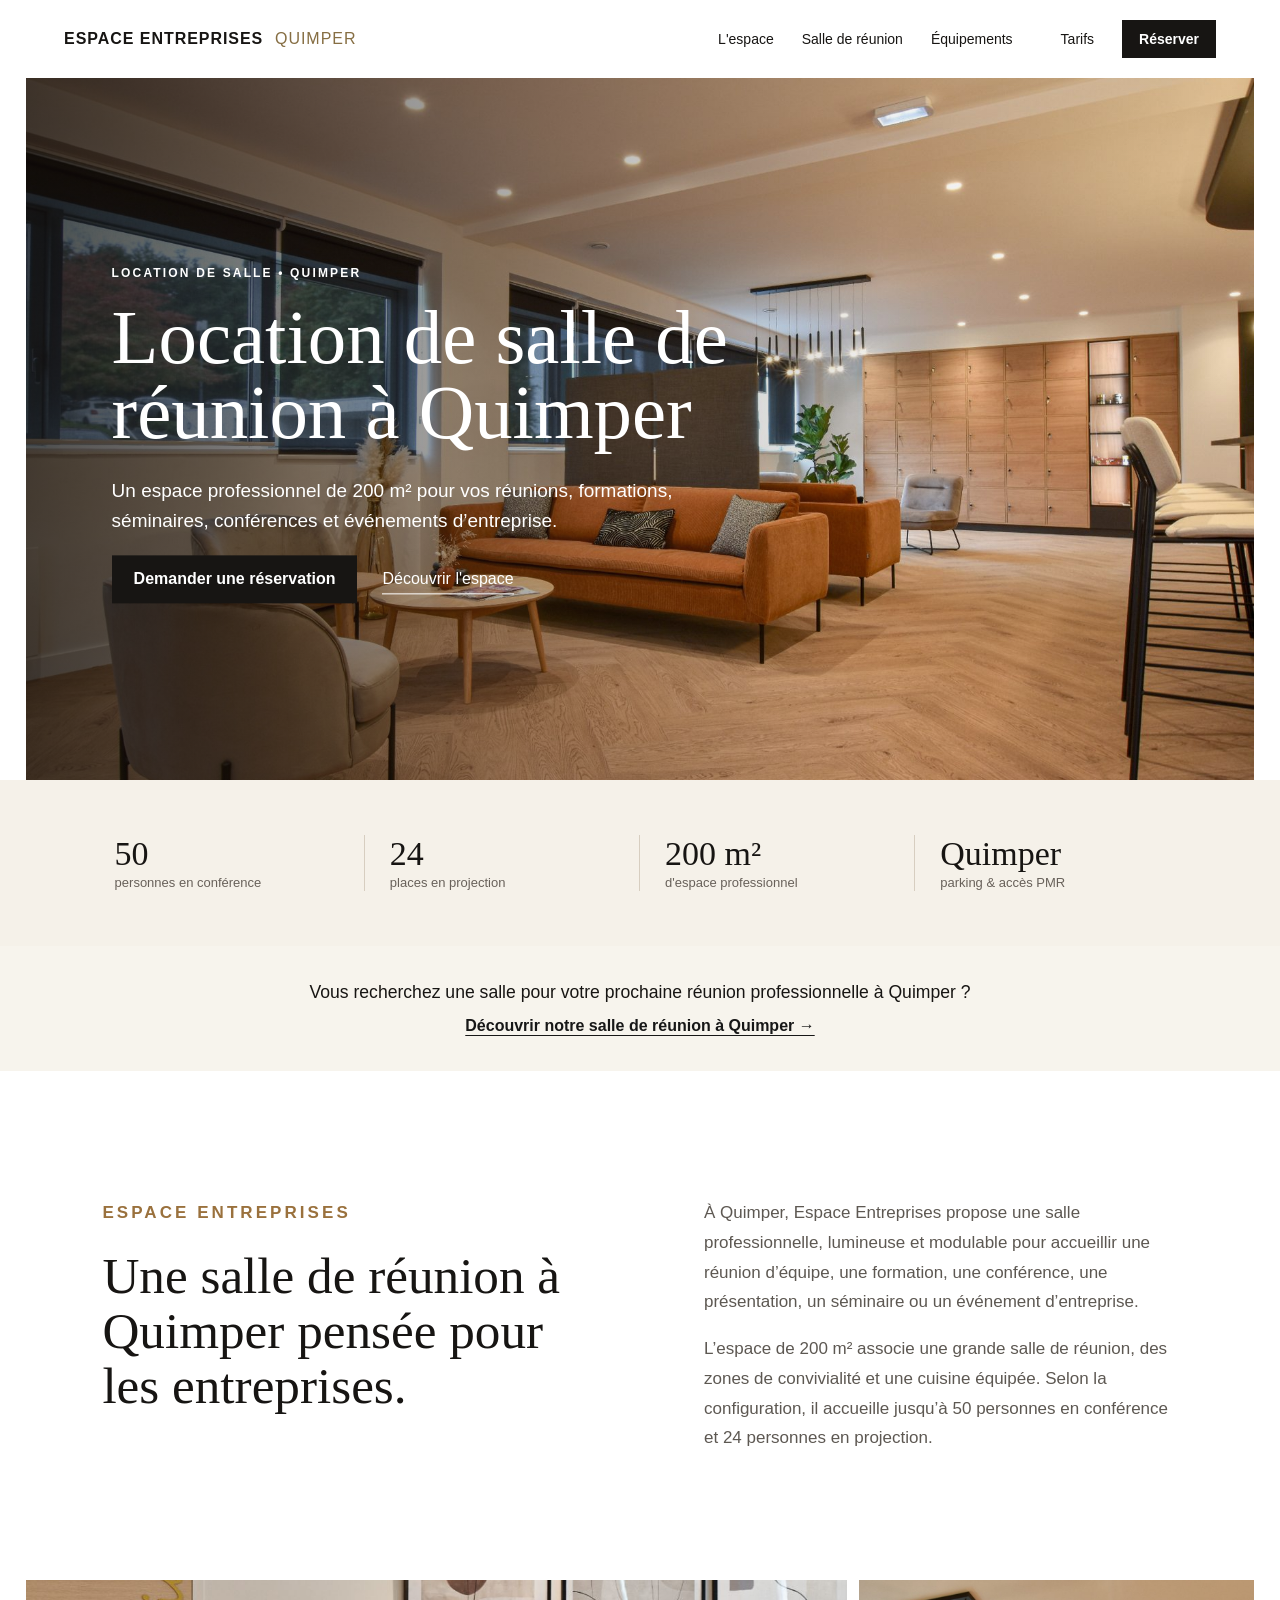
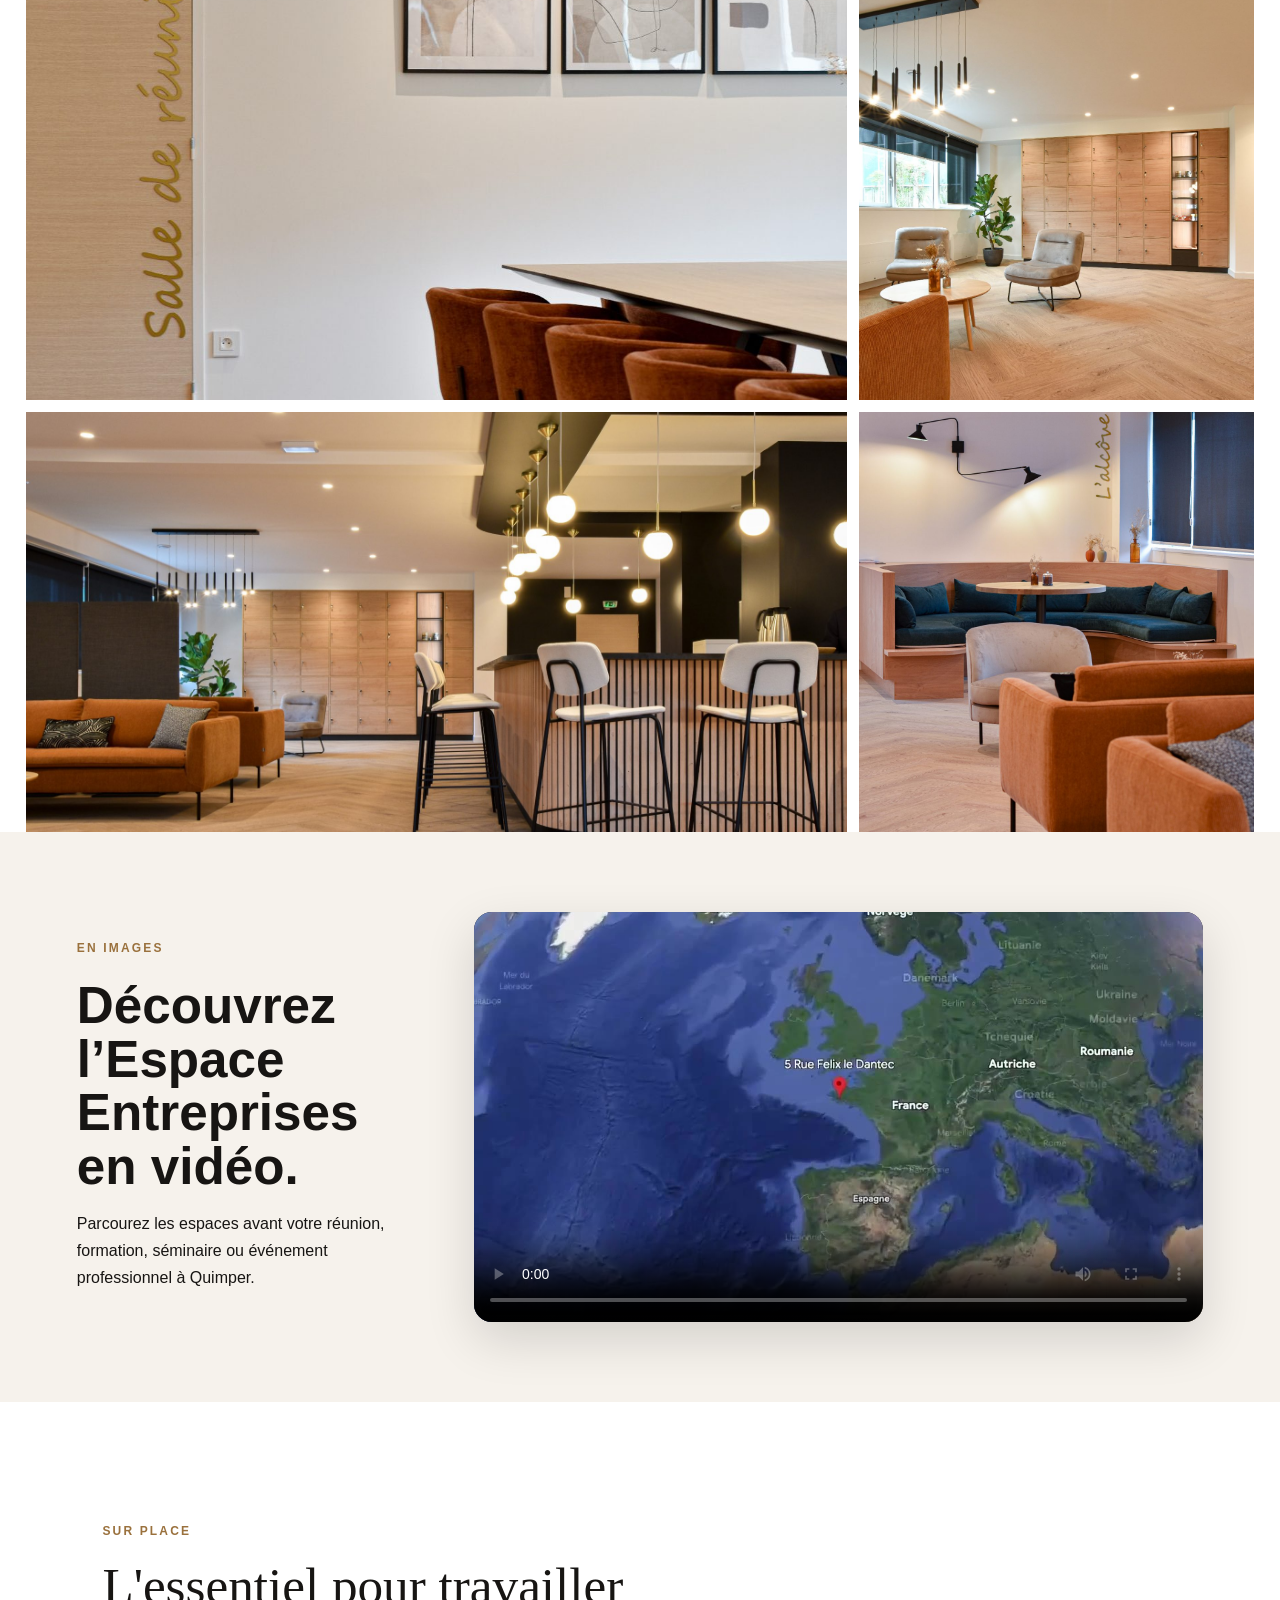
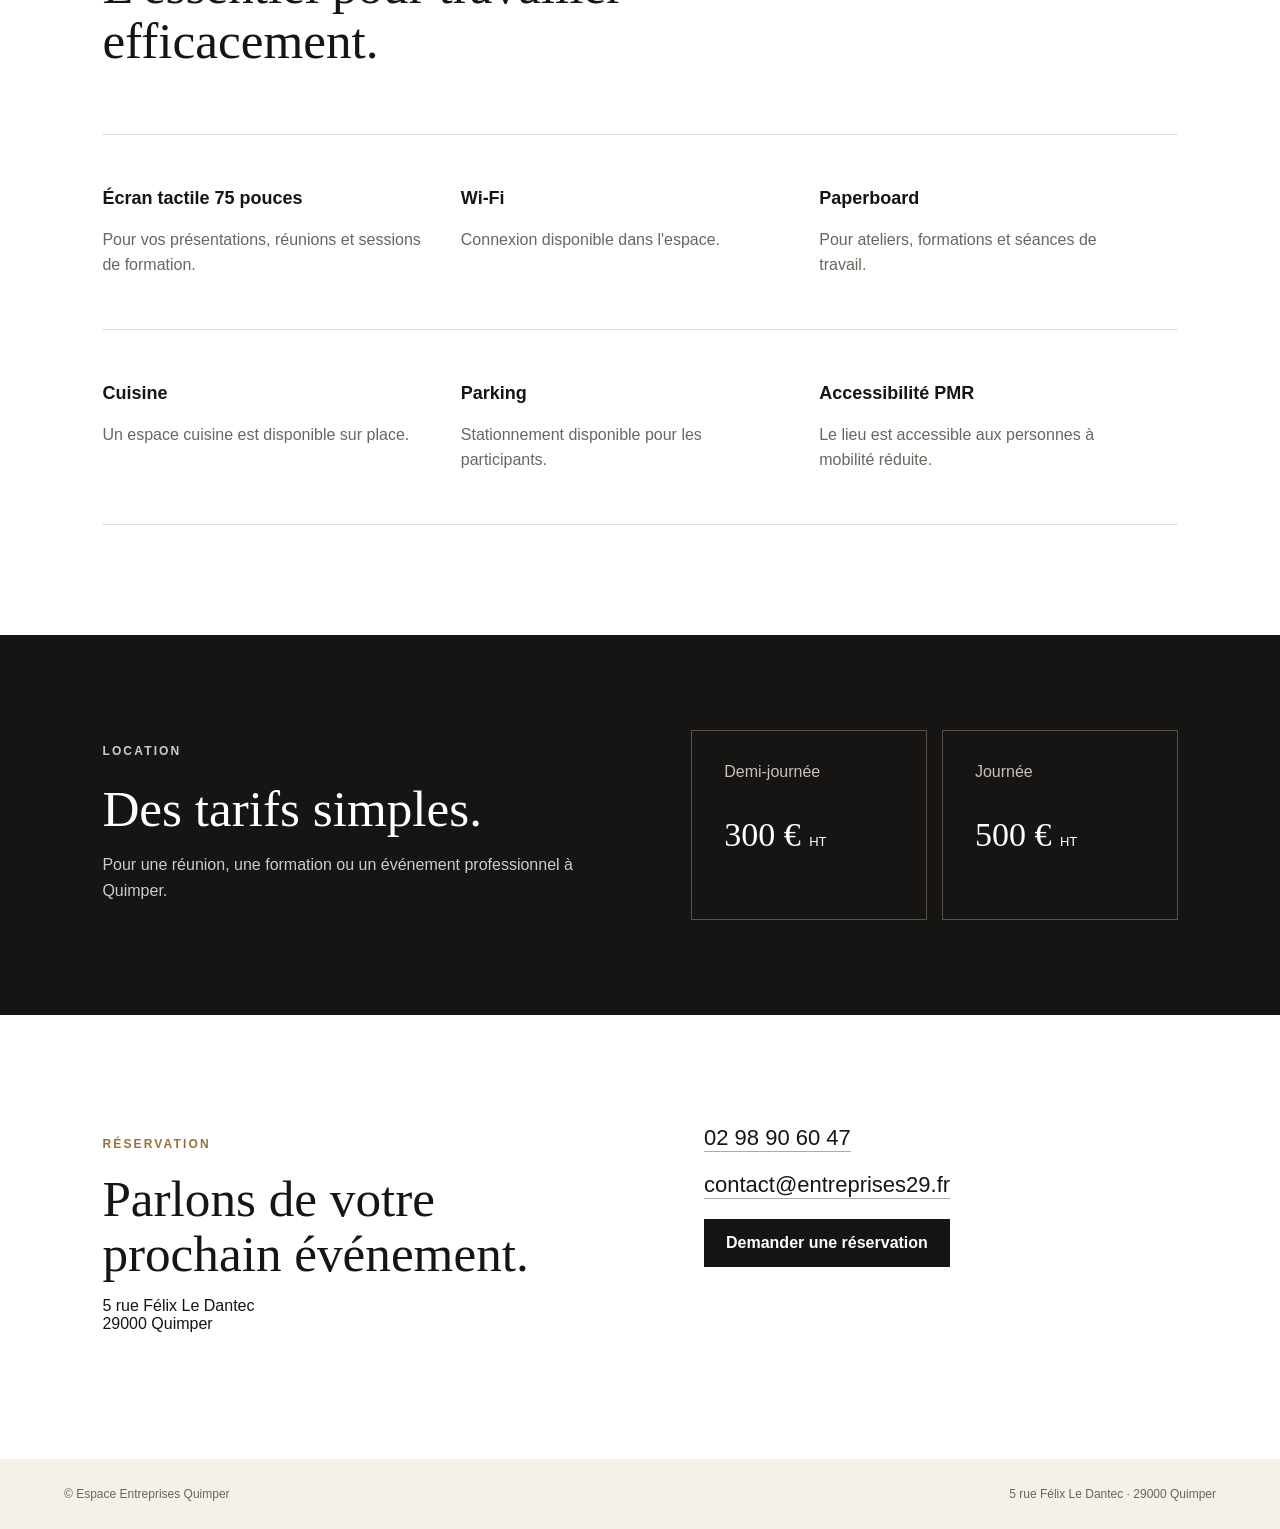
<file: index.html>
<!DOCTYPE html>
<html lang="fr"><head><meta charset="utf-8"/><meta content="width=device-width,initial-scale=1" name="viewport"/><title>Location salle de réunion à Quimper | Espace Entreprises</title><meta content="Location de salle de réunion à Quimper pour réunions, formations, séminaires et événements professionnels. Jusqu’à 50 personnes, parking et accès PMR." name="description"/><link href="https://espace-entreprises-quimper.fr/" rel="canonical"/><link href="assets/style.css" rel="stylesheet"/><script type="application/ld+json">{"@context":"https://schema.org","@type":"LocalBusiness","name":"Espace Entreprises Quimper","url":"https://espace-entreprises-quimper.fr/","telephone":"+33298906047","email":"contact@entreprises29.fr","address":{"@type":"PostalAddress","streetAddress":"5 rue Félix Le Dantec","postalCode":"29000","addressLocality":"Quimper","addressCountry":"FR"},"description":"Location d’une salle de réunion à Quimper pour réunions, formations, séminaires, conférences et événements professionnels. Espace de 200 m² pouvant accueillir jusqu’à 50 personnes.","image":"https://espace-entreprises-quimper.fr/assets/images/espace-principal.jpg","priceRange":"300 € HT la demi-journée – 500 € HT la journée"}</script></head><body>

<header>
  <a class="brand" href="#">
    ESPACE ENTREPRISES <span>QUIMPER</span>
  </a>
  <nav>
    <a href="#espace">L'espace</a>
    <a href="salle-reunion-quimper.html">Salle de réunion</a>
    <a href="#equipements">Équipements</a>
    <a href="#tarifs">Tarifs</a>
    <a class="cta small" href="mailto:contact@entreprises29.fr?subject=Demande%20de%20réservation%20-%20Espace%20Entreprises">Réserver</a>
  </nav>
</header>
<main><section class="hero"><img alt="Espace Entreprises à Quimper, espace professionnel pour réunions et séminaires" src="assets/images/espace-principal.jpg"/><div class="overlay"><p class="eyebrow">LOCATION DE SALLE • QUIMPER</p><h1>Location de salle de réunion à Quimper</h1><p>Un espace professionnel de 200 m² pour vos réunions, formations, séminaires, conférences et événements d’entreprise.</p><div><a class="cta" href="mailto:contact@entreprises29.fr?subject=Demande%20de%20réservation%20-%20Espace%20Entreprises">Demander une réservation</a><a class="ghost" href="#espace">Découvrir l'espace</a></div></div></section>
<section class="facts"><div><strong>50</strong><span>personnes en conférence</span></div><div><strong>24</strong><span>places en projection</span></div><div><strong>200 m²</strong><span>d'espace professionnel</span></div><div><strong>Quimper</strong><span>parking &amp; accès PMR</span></div></section>
<section class="seo-link" aria-label="Découvrir la location de salle de réunion" style="padding:36px 7%;background:#f7f4ed;text-align:center"><p style="margin:0 0 14px;font-size:1.1rem">Vous recherchez une salle pour votre prochaine réunion professionnelle à Quimper ?</p><a href="/salle-reunion-quimper.html" style="color:#171717;text-decoration:underline;text-underline-offset:4px;font-weight:700">Découvrir notre salle de réunion à Quimper →</a></section>
<section class="intro" id="espace"><div><p class="eyebrow dark">ESPACE ENTREPRISES</p><h2>Une salle de réunion à Quimper pensée pour les entreprises.</h2></div><div><p>À Quimper, Espace Entreprises propose une salle professionnelle, lumineuse et modulable pour accueillir une réunion d’équipe, une formation, une conférence, une présentation, un séminaire ou un événement d’entreprise.</p><p>L’espace de 200 m² associe une grande salle de réunion, des zones de convivialité et une cuisine équipée. Selon la configuration, il accueille jusqu’à 50 personnes en conférence et 24 personnes en projection.</p></div></section>
<section class="gallery"><img alt="Salle de réunion équipée à Quimper" src="assets/images/salle-reunion.jpg"/><img alt="Espace détente de l'Espace Entreprises Quimper" src="assets/images/espace-detente.jpg"/><img alt="Espace bar et convivialité" src="assets/images/bar.jpg"/><img alt="Alcôve de travail et d'échange" src="assets/images/alcove.jpg"/></section>
<section class="video-section"><div class="video-copy"><p class="eyebrow dark">EN IMAGES</p><h2>Découvrez l’Espace Entreprises en vidéo.</h2><p>Parcourez les espaces avant votre réunion, formation, séminaire ou événement professionnel à Quimper.</p></div><div class="video-wrap"><video controls="" playsinline="" poster="assets/images/video-poster.jpg" preload="metadata"><source src="assets/video-espace-entreprises-quimper.mp4" type="video/mp4"/>Votre navigateur ne permet pas la lecture de cette vidéo.</video></div></section>
<section class="equipment" id="equipements"><p class="eyebrow dark">SUR PLACE</p><h2>L'essentiel pour travailler efficacement.</h2><div class="grid"><article><h3>Écran tactile 75 pouces</h3><p>Pour vos présentations, réunions et sessions de formation.</p></article><article><h3>Wi-Fi</h3><p>Connexion disponible dans l'espace.</p></article><article><h3>Paperboard</h3><p>Pour ateliers, formations et séances de travail.</p></article><article><h3>Cuisine</h3><p>Un espace cuisine est disponible sur place.</p></article><article><h3>Parking</h3><p>Stationnement disponible pour les participants.</p></article><article><h3>Accessibilité PMR</h3><p>Le lieu est accessible aux personnes à mobilité réduite.</p></article></div></section>
<section class="pricing" id="tarifs"><div><p class="eyebrow">LOCATION</p><h2>Des tarifs simples.</h2><p>Pour une réunion, une formation ou un événement professionnel à Quimper.</p></div><div class="cards"><div><span>Demi-journée</span><strong>300 € <small>HT</small></strong></div><div><span>Journée</span><strong>500 € <small>HT</small></strong></div></div></section>
<section class="contact"><div><p class="eyebrow dark">RÉSERVATION</p><h2>Parlons de votre prochain événement.</h2><p>5 rue Félix Le Dantec<br/>29000 Quimper</p></div><div class="contactlinks"><a href="tel:+33298906047">02 98 90 60 47</a><a href="mailto:contact@entreprises29.fr">contact@entreprises29.fr</a><a class="cta" href="mailto:contact@entreprises29.fr?subject=Demande%20de%20réservation%20-%20Espace%20Entreprises">Demander une réservation</a></div></section></main>
<footer><span>© Espace Entreprises Quimper</span><span>5 rue Félix Le Dantec · 29000 Quimper</span></footer></body></html>
</file>
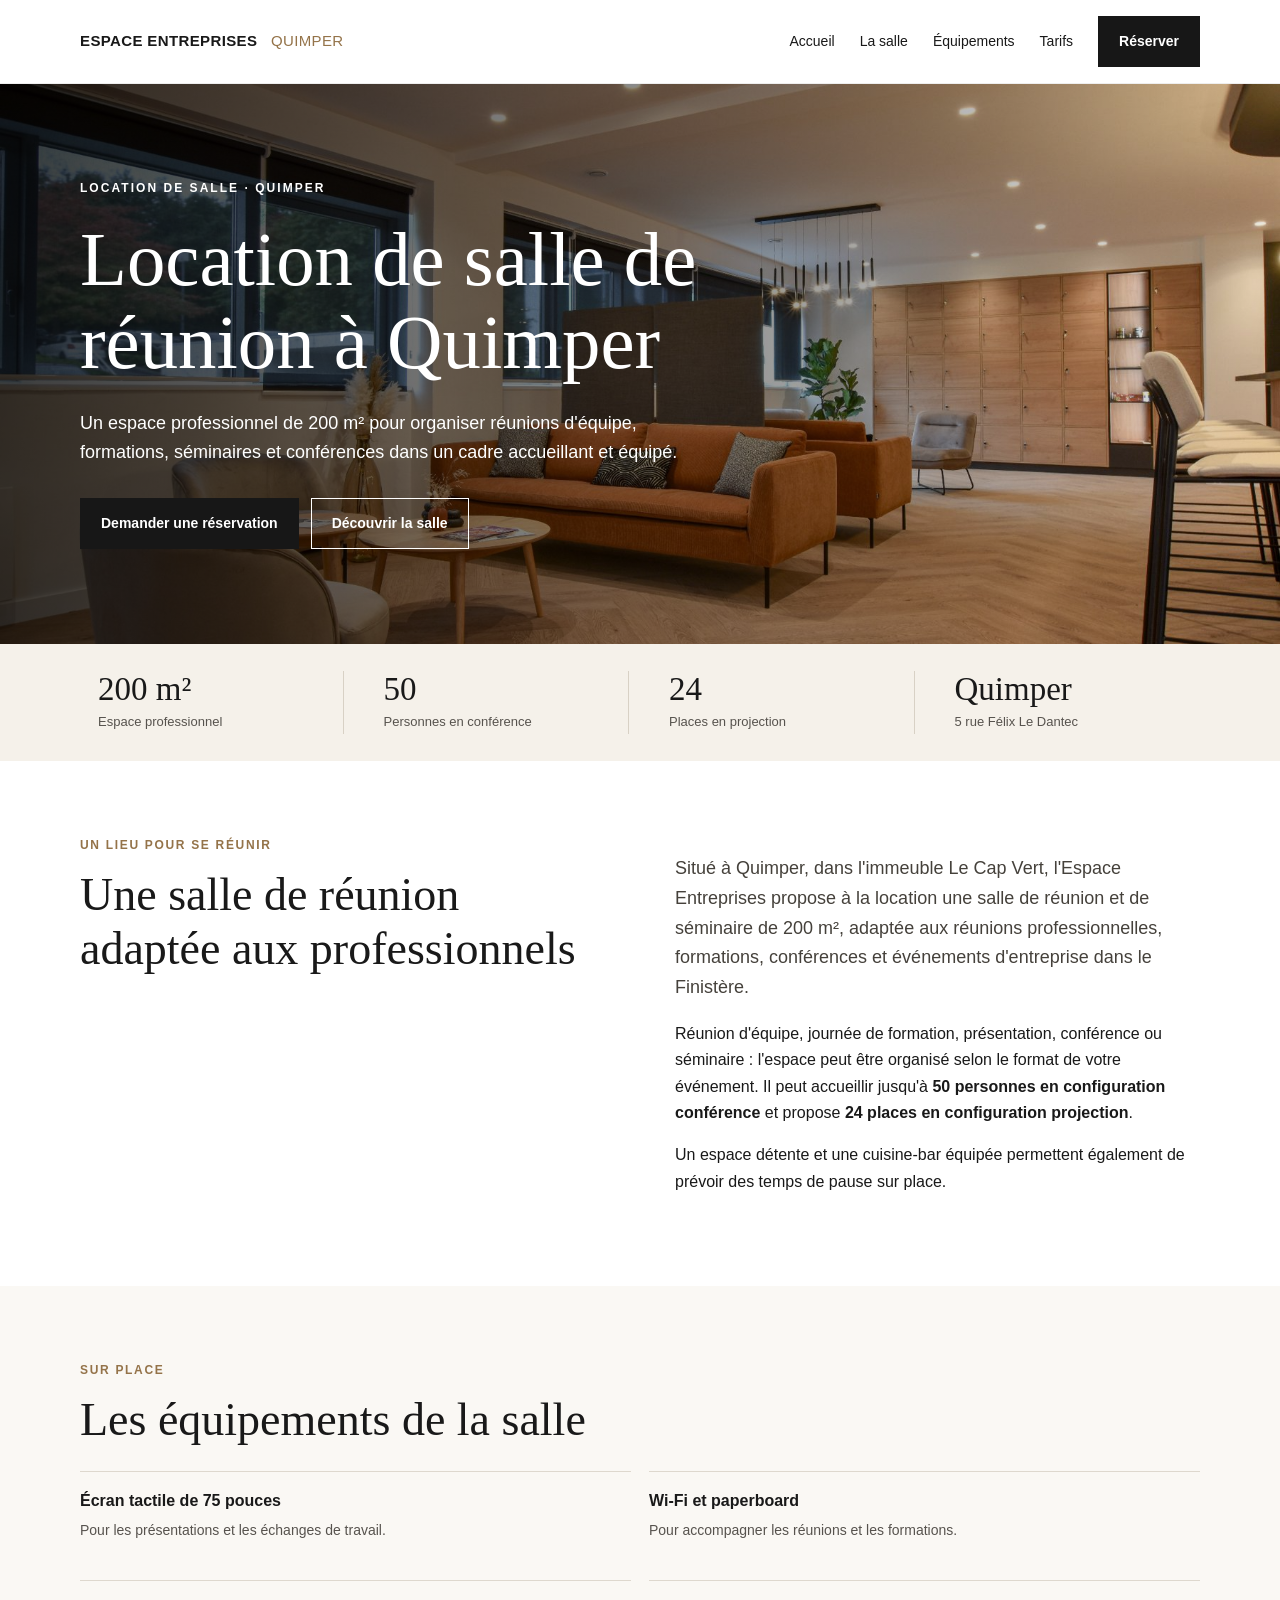
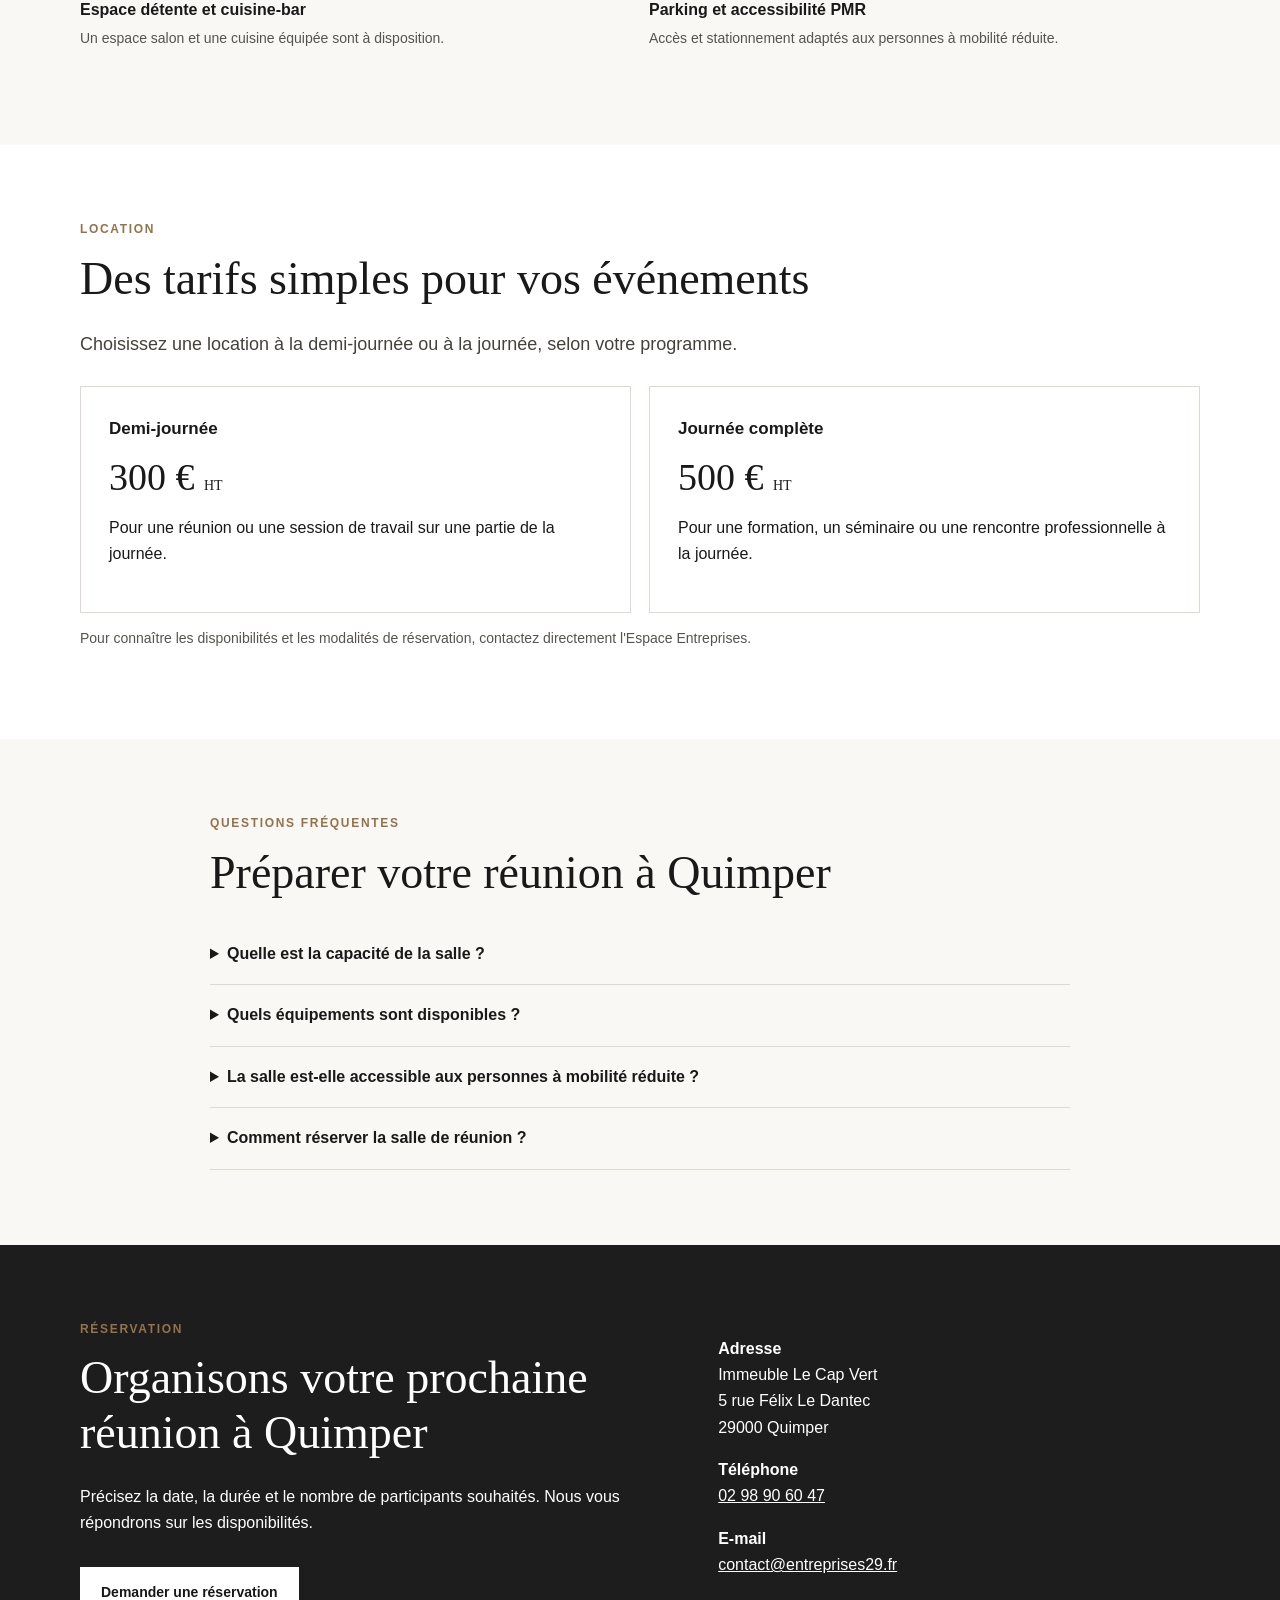
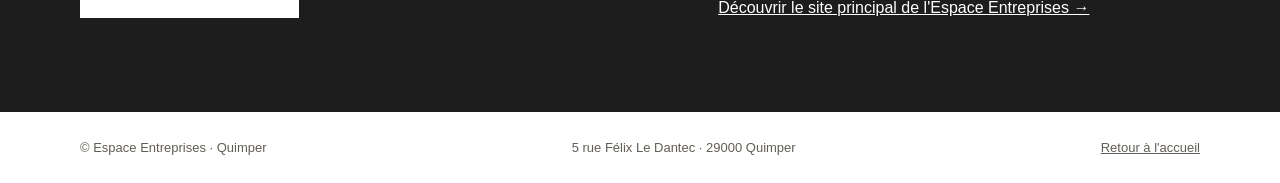
<file: salle-reunion-quimper.html>
<!doctype html>
<html lang="fr">
<head>
  <meta charset="utf-8">
  <meta name="viewport" content="width=device-width, initial-scale=1">
<title>Location salle de réunion et séminaire à Quimper | Espace Entreprises</title>
  <meta name="description" content="Louez une salle de réunion à Quimper : espace professionnel de 200 m², jusqu'à 50 personnes, écran tactile, Wi-Fi, cuisine et parking. Dès 300 € HT.">
  <meta name="robots" content="index,follow">
  <link rel="canonical" href="https://espace-entreprises-quimper.fr/salle-reunion-quimper.html">
  <meta property="og:type" content="website">
  <meta property="og:locale" content="fr_FR">
  <meta property="og:title" content="Location de salle de réunion à Quimper | Espace Entreprises">
  <meta property="og:description" content="Une salle professionnelle de 200 m² à Quimper pour réunions, formations et conférences, jusqu'à 50 personnes.">
  <meta property="og:url" content="https://espace-entreprises-quimper.fr/salle-reunion-quimper.html">
  <meta property="og:image" content="https://espace-entreprises-quimper.fr/assets/images/espace-principal.jpg">
  <style>
    :root{--ink:#191919;--cream:#f5f1ea;--line:#ded8ce;--muted:#57534e;--gold:#947349}
    *{box-sizing:border-box}html{scroll-behavior:smooth}body{margin:0;color:var(--ink);font-family:Arial,Helvetica,sans-serif;line-height:1.65;background:#fff}a{color:inherit}a:focus-visible{outline:3px solid #a47635;outline-offset:4px}
    .wrap{width:min(1120px,calc(100% - 42px));margin:auto}.header{background:#fff;border-bottom:1px solid #eee}.header-inner{min-height:83px;display:flex;justify-content:space-between;align-items:center;gap:18px}.brand{text-decoration:none;font-size:15px;font-weight:800;letter-spacing:.025em}.brand span{color:var(--gold);font-weight:400;margin-left:9px}nav{display:flex;gap:25px;align-items:center}nav a{text-decoration:none;font-size:14px}.btn{display:inline-block;background:#171717;color:white;text-decoration:none;padding:13px 20px;font-weight:700;font-size:14px;border:1px solid #171717}.btn.secondary{background:transparent;color:#171717}
    .hero{position:relative;min-height:560px;display:flex;align-items:center;background:#3c3732 url('assets/images/espace-principal.jpg') center/cover no-repeat;color:white}.hero:before{content:"";position:absolute;inset:0;background:linear-gradient(90deg,rgba(0,0,0,.76),rgba(0,0,0,.36) 65%,rgba(0,0,0,.08))}.hero-content{position:relative;padding:78px 0;max-width:900px}.eyebrow{font-size:12px;font-weight:700;letter-spacing:.17em;text-transform:uppercase}.hero h1{font:normal clamp(43px,6vw,77px)/1.08 Georgia,'Times New Roman',serif;max-width:780px;margin:20px 0 24px}.hero p{max-width:650px;font-size:18px}.actions{display:flex;gap:12px;flex-wrap:wrap;margin-top:30px}.hero .secondary{color:white;border-color:white}
    .stats{background:var(--cream);padding:27px 0}.stats-grid{display:grid;grid-template-columns:repeat(4,1fr);gap:22px}.stat{border-right:1px solid #d8d1c5;padding:0 18px}.stat:last-child{border:0}.stat strong{display:block;font:normal 33px Georgia,serif}.stat span{font-size:13px;color:var(--muted)}
    section.content{padding:75px 0}.section-kicker{color:var(--gold);font-size:12px;font-weight:700;letter-spacing:.14em;text-transform:uppercase}.content h2{font:normal clamp(30px,4vw,46px)/1.18 Georgia,serif;margin:12px 0 24px}.lead{font-size:18px;max-width:800px;color:#45413b}.two{display:grid;grid-template-columns:1fr 1fr;gap:70px}.features{display:grid;grid-template-columns:repeat(2,1fr);gap:18px;margin-top:24px}.feature{border-top:1px solid var(--line);padding:16px 0}.feature strong{display:block}.feature p{margin:4px 0;color:var(--muted);font-size:14px}.soft{background:#faf8f4}.prices{display:grid;grid-template-columns:repeat(2,1fr);gap:18px;margin-top:26px}.price{border:1px solid var(--line);padding:28px;background:#fff}.price h3{font-size:17px;margin:0 0 12px}.price strong{font:normal 38px Georgia,serif}.price small{font-size:14px}.note{font-size:14px;color:var(--muted)}.faq{max-width:860px}.faq details{border-bottom:1px solid var(--line);padding:17px 0}.faq summary{cursor:pointer;font-weight:700}.faq p{color:var(--muted)}.contact{background:#1d1d1d;color:white}.contact a{color:white}.contact .btn{background:#fff;color:#171717;border-color:#fff}.contact-grid{display:grid;grid-template-columns:1.2fr 1fr;gap:60px}.footer{padding:25px 0;background:#fff;color:#625e58;font-size:13px}.footer-inner{display:flex;justify-content:space-between;gap:20px;flex-wrap:wrap}
    @media(max-width:750px){.header-inner{align-items:flex-start;flex-direction:column;padding:18px 0}nav{flex-wrap:wrap;gap:15px}.hero{min-height:480px}.hero-content{padding:60px 0}.stats-grid{grid-template-columns:repeat(2,1fr)}.stat:nth-child(2){border:0}.two,.contact-grid{grid-template-columns:1fr;gap:20px}.features,.prices{grid-template-columns:1fr}section.content{padding:55px 0}}
  </style>
  <script type="application/ld+json">
  {"@context":"https://schema.org","@type":"WebPage","name":"Location de salle de réunion à Quimper","url":"https://espace-entreprises-quimper.fr/salle-reunion-quimper.html","description":"Salle de réunion et de formation à louer à Quimper, jusqu'à 50 personnes.","about":{"@type":"LocalBusiness","name":"Espace Entreprises","url":"https://espace-entreprises-quimper.fr/","telephone":"+33298906047","email":"contact@entreprises29.fr","address":{"@type":"PostalAddress","streetAddress":"Immeuble Le Cap Vert, 5 rue Félix Le Dantec","postalCode":"29000","addressLocality":"Quimper","addressCountry":"FR"}}}
  </script>
</head>
<body>
  <header class="header"><div class="wrap header-inner"><a class="brand" href="/">ESPACE ENTREPRISES <span>QUIMPER</span></a><nav aria-label="Navigation principale"><a href="/">Accueil</a><a href="#espace">La salle</a><a href="#equipements">Équipements</a><a href="#tarifs">Tarifs</a><a class="btn" href="#contact">Réserver</a></nav></div></header>
  <main>
    <section class="hero" aria-labelledby="main-title"><div class="wrap"><div class="hero-content"><div class="eyebrow">Location de salle · Quimper</div><h1 id="main-title">Location de salle de réunion à Quimper</h1><p>Un espace professionnel de 200 m² pour organiser réunions d'équipe, formations, séminaires et conférences dans un cadre accueillant et équipé.</p><div class="actions"><a class="btn" href="#contact">Demander une réservation</a><a class="btn secondary" href="#espace">Découvrir la salle</a></div></div></div></section>
    <div class="stats"><div class="wrap stats-grid"><div class="stat"><strong>200 m²</strong><span>Espace professionnel</span></div><div class="stat"><strong>50</strong><span>Personnes en conférence</span></div><div class="stat"><strong>24</strong><span>Places en projection</span></div><div class="stat"><strong>Quimper</strong><span>5 rue Félix Le Dantec</span></div></div></div>
    <section class="content" id="espace"><div class="wrap two"><div><div class="section-kicker">Un lieu pour se réunir</div><h2>Une salle de réunion adaptée aux professionnels</h2></div><div><p class="lead">Situé à Quimper, dans l'immeuble Le Cap Vert, l'Espace Entreprises propose à la location une salle de réunion et de séminaire de 200 m², adaptée aux réunions professionnelles, formations, conférences et événements d'entreprise dans le Finistère.</p><p>Réunion d'équipe, journée de formation, présentation, conférence ou séminaire : l'espace peut être organisé selon le format de votre événement. Il peut accueillir jusqu'à <strong>50 personnes en configuration conférence</strong> et propose <strong>24 places en configuration projection</strong>.</p><p>Un espace détente et une cuisine-bar équipée permettent également de prévoir des temps de pause sur place.</p></div></div></section>
    <section class="content soft" id="equipements"><div class="wrap"><div class="section-kicker">Sur place</div><h2>Les équipements de la salle</h2><div class="features"><div class="feature"><strong>Écran tactile de 75 pouces</strong><p>Pour les présentations et les échanges de travail.</p></div><div class="feature"><strong>Wi-Fi et paperboard</strong><p>Pour accompagner les réunions et les formations.</p></div><div class="feature"><strong>Espace détente et cuisine-bar</strong><p>Un espace salon et une cuisine équipée sont à disposition.</p></div><div class="feature"><strong>Parking et accessibilité PMR</strong><p>Accès et stationnement adaptés aux personnes à mobilité réduite.</p></div></div></div></section>
    <section class="content" id="tarifs"><div class="wrap"><div class="section-kicker">Location</div><h2>Des tarifs simples pour vos événements</h2><p class="lead">Choisissez une location à la demi-journée ou à la journée, selon votre programme.</p><div class="prices"><div class="price"><h3>Demi-journée</h3><strong>300 € <small>HT</small></strong><p>Pour une réunion ou une session de travail sur une partie de la journée.</p></div><div class="price"><h3>Journée complète</h3><strong>500 € <small>HT</small></strong><p>Pour une formation, un séminaire ou une rencontre professionnelle à la journée.</p></div></div><p class="note">Pour connaître les disponibilités et les modalités de réservation, contactez directement l'Espace Entreprises.</p></div></section>
    <section class="content soft"><div class="wrap faq"><div class="section-kicker">Questions fréquentes</div><h2>Préparer votre réunion à Quimper</h2><details><summary>Quelle est la capacité de la salle ?</summary><p>L'Espace Entreprises accueille jusqu'à 50 personnes en configuration conférence et dispose de 24 places en configuration projection.</p></details><details><summary>Quels équipements sont disponibles ?</summary><p>La salle dispose notamment d'un écran tactile de 75 pouces, du Wi-Fi, d'un paperboard, d'un espace salon et d'une cuisine-bar équipée.</p></details><details><summary>La salle est-elle accessible aux personnes à mobilité réduite ?</summary><p>Oui, le lieu dispose d'un accès PMR et de places de stationnement accessibles.</p></details><details><summary>Comment réserver la salle de réunion ?</summary><p>Contactez l'équipe par téléphone au 02 98 90 60 47 ou par e-mail à contact@entreprises29.fr pour vérifier les disponibilités.</p></details></div></section>
    <section class="content contact" id="contact"><div class="wrap contact-grid"><div><div class="section-kicker">Réservation</div><h2>Organisons votre prochaine réunion à Quimper</h2><p>Précisez la date, la durée et le nombre de participants souhaités. Nous vous répondrons sur les disponibilités.</p><div class="actions"><a class="btn" href="mailto:contact@entreprises29.fr?subject=Demande%20de%20location%20de%20salle%20%C3%A0%20Quimper">Demander une réservation</a></div></div><div><p><strong>Adresse</strong><br>Immeuble Le Cap Vert<br>5 rue Félix Le Dantec<br>29000 Quimper</p><p><strong>Téléphone</strong><br><a href="tel:+33298906047">02 98 90 60 47</a></p><p><strong>E-mail</strong><br><a href="mailto:contact@entreprises29.fr">contact@entreprises29.fr</a></p><p><a href="/">Découvrir le site principal de l'Espace Entreprises →</a></p></div></div></section>
  </main>
  <footer class="footer"><div class="wrap footer-inner"><span>© Espace Entreprises · Quimper</span><span>5 rue Félix Le Dantec · 29000 Quimper</span><a href="/">Retour à l'accueil</a></div></footer>
</body>
</html>
</file>
<file: assets/style.css>
:root{--ink:#171513;--cream:#f5f1e9;--copper:#a95428;--gold:#b79445;--white:#fff}*{box-sizing:border-box}html{scroll-behavior:smooth}body{margin:0;font-family:Arial,Helvetica,sans-serif;color:var(--ink);background:#fff}header{height:78px;display:flex;align-items:center;justify-content:space-between;padding:0 5vw;position:relative;z-index:3;background:#fff}.brand{font-weight:800;letter-spacing:.06em;text-decoration:none;color:var(--ink)}.brand span{font-weight:400;color:#866e43;margin-left:.4rem}nav{display:flex;gap:28px;align-items:center}nav a{color:var(--ink);text-decoration:none;font-size:14px}.cta{display:inline-block;background:var(--ink);color:#fff!important;padding:15px 22px;text-decoration:none;font-weight:700}.cta.small{padding:11px 17px}.hero{height:78vh;min-height:590px;position:relative;margin:0 2vw;overflow:hidden}.hero>img{width:100%;height:100%;object-fit:cover}.hero:after{content:"";position:absolute;inset:0;background:linear-gradient(90deg,rgba(15,12,10,.72),rgba(15,12,10,.05) 70%)}.overlay{position:absolute;z-index:2;left:7%;top:50%;transform:translateY(-50%);max-width:720px;color:#fff}.eyebrow{font-size:12px;letter-spacing:.18em;font-weight:700;margin-bottom:20px}.eyebrow.dark{color:#9a713d}.overlay h1{font-family:Georgia,serif;font-size:clamp(45px,6vw,82px);line-height:.98;margin:0 0 25px;font-weight:400}.overlay>p:not(.eyebrow){font-size:19px;line-height:1.6;max-width:620px}.ghost{display:inline-block;color:#fff;margin-left:25px;text-decoration:none;border-bottom:1px solid #fff;padding-bottom:5px}.facts{display:grid;grid-template-columns:repeat(4,1fr);padding:55px 7vw;background:var(--cream)}.facts div{padding:0 25px;border-right:1px solid #d7cec0}.facts div:last-child{border:0}.facts strong{display:block;font-family:Georgia,serif;font-size:34px;font-weight:400}.facts span{font-size:13px;color:#68615a}.intro{display:grid;grid-template-columns:1fr 1fr;gap:10vw;padding:110px 8vw}.intro h2,.equipment h2,.pricing h2,.contact h2{font-family:Georgia,serif;font-weight:400;font-size:clamp(38px,4vw,58px);line-height:1.08;margin:0}.intro p{font-size:17px;line-height:1.75;color:#5d5852}.gallery{display:grid;grid-template-columns:1.35fr .65fr;grid-template-rows:420px 420px;gap:12px;padding:0 2vw}.gallery img{width:100%;height:100%;object-fit:cover}.gallery img:nth-child(3),.gallery img:nth-child(4){height:100%}.equipment{padding:110px 8vw}.equipment>h2{max-width:650px}.grid{display:grid;grid-template-columns:repeat(3,1fr);margin-top:65px;border-top:1px solid #ddd}.grid article{padding:35px 35px 35px 0;border-bottom:1px solid #ddd}.grid h3{font-size:18px}.grid p{color:#6b655e;line-height:1.6}.pricing{background:var(--ink);color:#fff;padding:95px 8vw;display:grid;grid-template-columns:1fr 1fr;gap:8vw}.pricing p{color:#ccc;line-height:1.6}.cards{display:grid;grid-template-columns:1fr 1fr;gap:15px}.cards div{border:1px solid #57524c;padding:32px}.cards span{display:block;color:#c8c1b9;margin-bottom:35px}.cards strong{font-family:Georgia,serif;font-size:34px;font-weight:400}.cards small{font-family:Arial;font-size:13px}.contact{padding:110px 8vw;display:grid;grid-template-columns:1fr 1fr;gap:10vw}.contactlinks{display:flex;flex-direction:column;align-items:flex-start;gap:20px}.contactlinks>a:not(.cta){font-size:22px;color:var(--ink);text-decoration:none;border-bottom:1px solid #aaa}footer{padding:28px 5vw;background:var(--cream);display:flex;justify-content:space-between;font-size:12px;color:#6a645d}@media(max-width:800px){header nav a:not(.cta){display:none}.brand span{display:block;margin:2px 0}.hero{height:72vh;margin:0}.overlay{left:7%;right:7%}.overlay h1{font-size:48px}.ghost{display:none}.facts{grid-template-columns:1fr 1fr;gap:30px}.facts div{border:0;padding:0}.intro,.pricing,.contact{grid-template-columns:1fr;padding:75px 7vw}.gallery{grid-template-columns:1fr;grid-template-rows:repeat(4,320px)}.grid{grid-template-columns:1fr 1fr}.cards{grid-template-columns:1fr}footer{gap:20px;flex-direction:column}}

.video-section{padding:80px 6%;background:#f6f2ec;display:grid;grid-template-columns:minmax(240px,.75fr) minmax(0,1.6fr);gap:56px;align-items:center}.video-copy h2{margin:.4rem 0 1rem;font-size:clamp(2rem,4vw,3.5rem);line-height:1.05}.video-copy p{line-height:1.7}.video-wrap{border-radius:18px;overflow:hidden;background:#111;box-shadow:0 18px 50px rgba(0,0,0,.14)}.video-wrap video{width:100%;height:auto;display:block;aspect-ratio:16/9}@media(max-width:800px){.video-section{grid-template-columns:1fr;padding:56px 6%;gap:28px}}
header nav a[href="#tarifs"] {
  margin-left: 20px;
}
</file>
